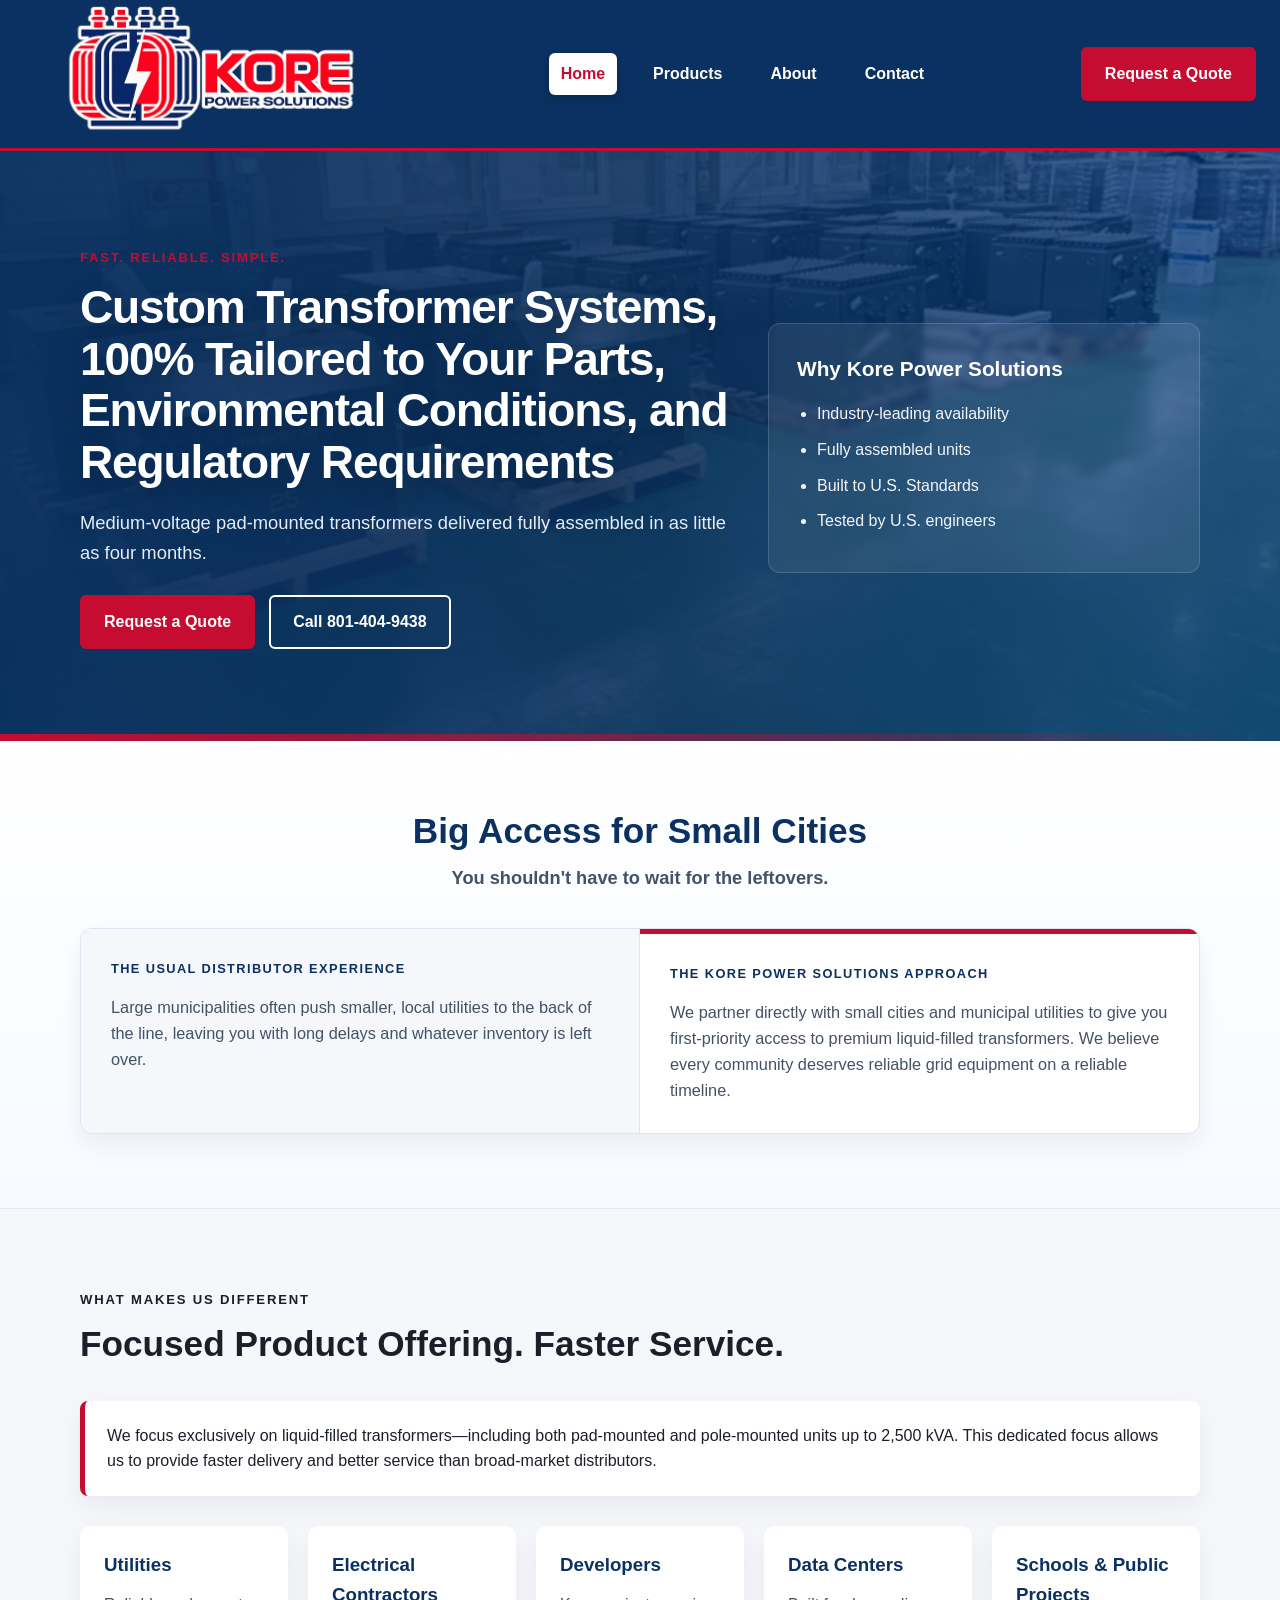
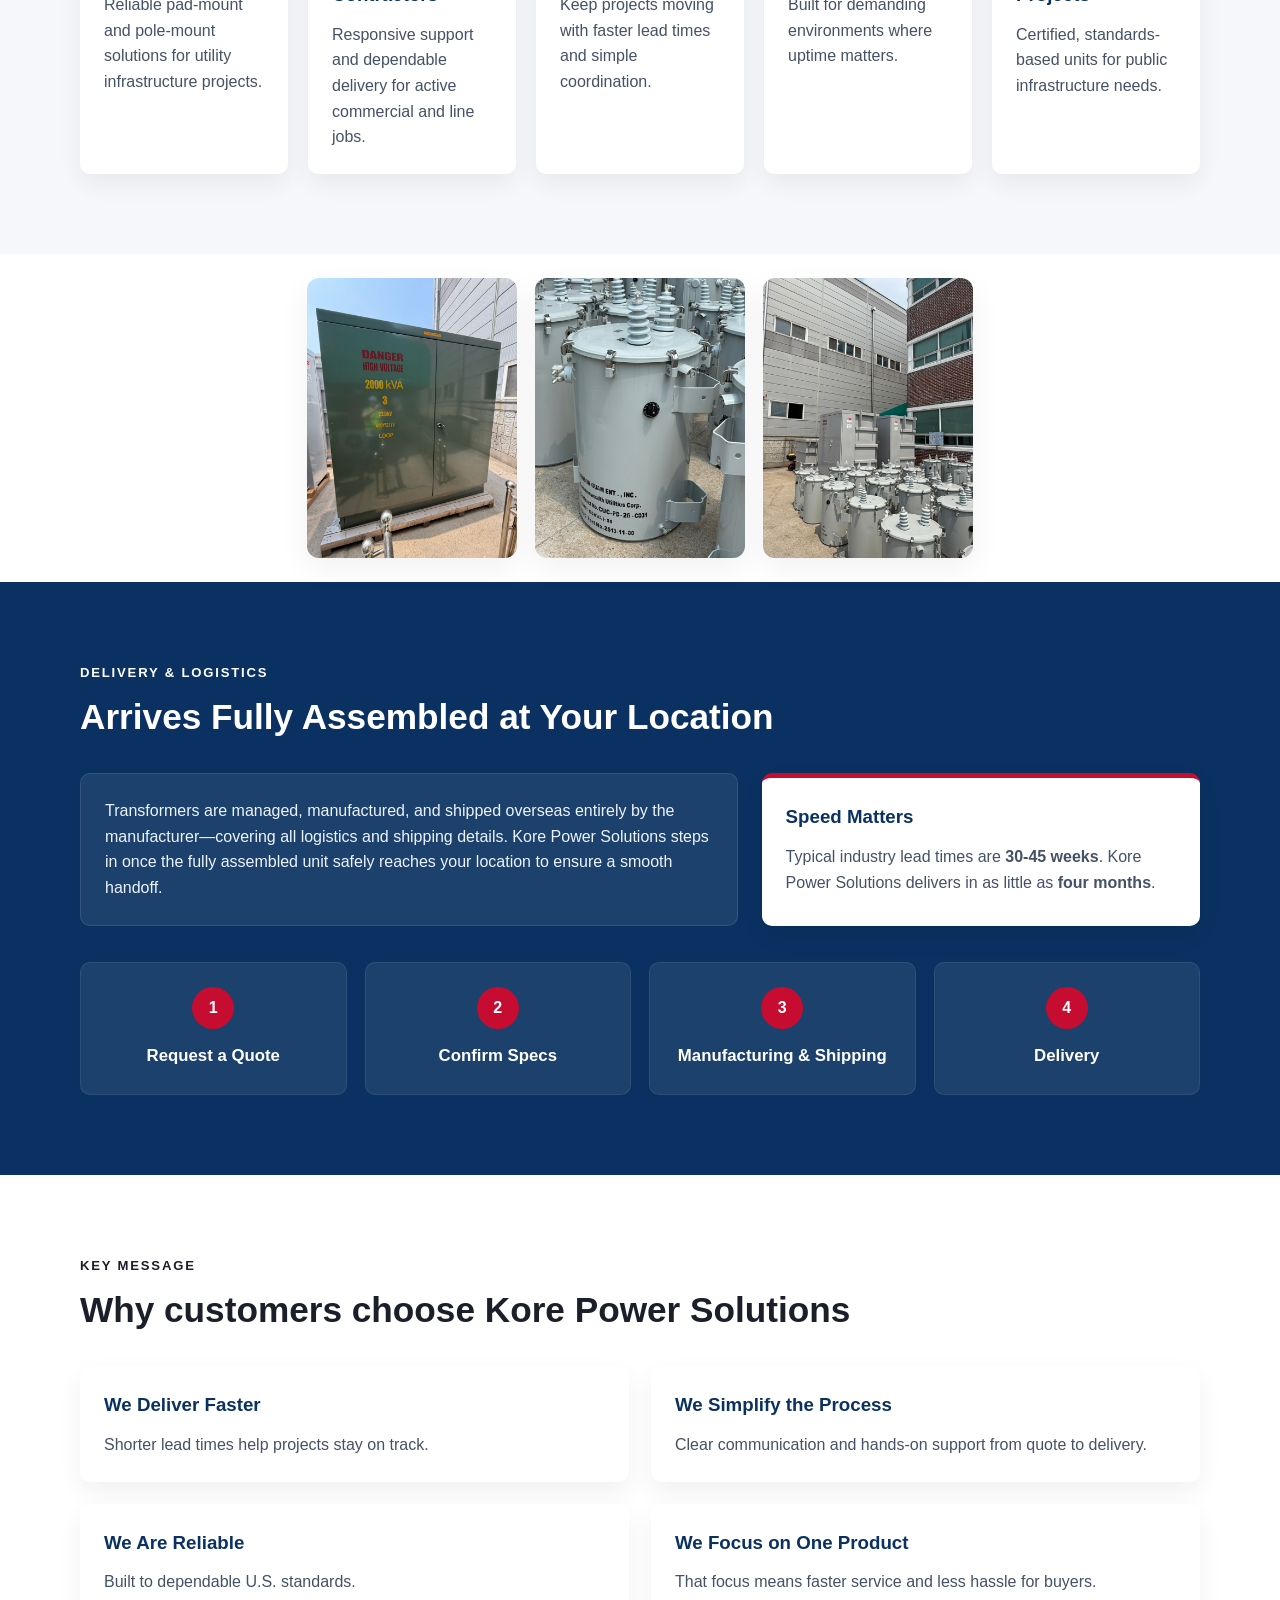
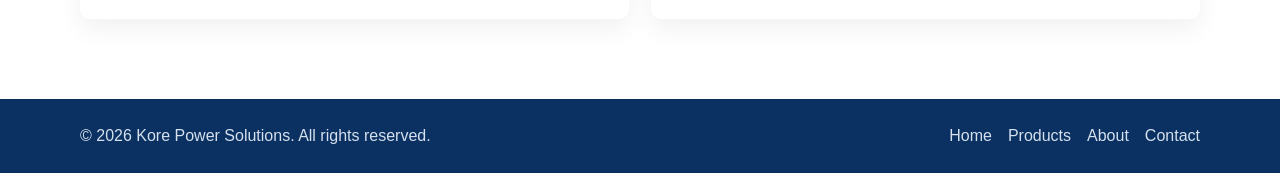
<file: index.html>
<!DOCTYPE html>
<html lang="en">
<head>
    <meta charset="UTF-8" />
    <meta name="viewport" content="width=device-width, initial-scale=1.0" />
    <title>Kore Power Solutions | Home</title>
    <link rel="icon" type="image/png" href="Images/favicon-larger.png" />
    <link rel="stylesheet" href="styles.css" />
</head>
<body>
    <header class="site-header">
        <div class=" nav">
            <a href="index.html" class="logo">
                <img src="Images/Logo-header.png" class="logo-image" alt="Kore Power Solutions" />
            </a>

            <nav class="nav-links">
                <a href="index.html" class="active">Home</a>
                <a href="products.html">Products</a>
                <a href="about.html">About</a>
                <a href="contact.html">Contact</a>
            </nav>

            <a href="contact.html" class="btn btn-primary">Request a Quote</a>
        </div>
    </header>

    <main>
        <section class="hero">
            <div class="container hero-grid">
                <div class="hero-text">
                    <p class="eyebrow">Fast. Reliable. Simple.</p>
                    <h1>
                        Custom Transformer Systems, 100% Tailored to Your Parts,
                        Environmental Conditions, and Regulatory Requirements
                    </h1>
                    <p class="hero-subheadline">
                        Medium-voltage pad-mounted transformers delivered fully assembled in as little as four months.
                    </p>

                    <div class="hero-actions">
                        <a href="contact.html" class="btn btn-primary">Request a Quote</a>
                        <a href="tel:8014049438" class="btn btn-secondary">Call 801-404-9438</a>
                    </div>
                </div>

                <div class="hero-card">
                    <h3>Why Kore Power Solutions</h3>
                    <ul>
                        <li>Industry-leading availability</li>
                        <li>Fully assembled units</li>
                        <li>Built to U.S. Standards</li>
                        <li>Tested by U.S. engineers</li>
                    </ul>
                </div>
            </div>
        </section>

        <section class="section section-white city-access-section">
            <div class="container">
                <div class="section-heading center-heading city-access-heading">
                    <h2>Big Access for Small Cities</h2>
                    <p>You shouldn't have to wait for the leftovers.</p>
                </div>

                <div class="city-access-contrast">
                    <div>
                        <span>The usual distributor experience</span>
                        <p>
                            Large municipalities often push smaller, local utilities to the back of the line,
                            leaving you with long delays and whatever inventory is left over.
                        </p>
                    </div>

                    <div>
                        <span>The Kore Power Solutions approach</span>
                        <p>
                            We partner directly with small cities and municipal utilities to give you
                            first-priority access to premium liquid-filled transformers. We believe every
                            community deserves reliable grid equipment on a reliable timeline.
                        </p>
                    </div>
                </div>
            </div>
        </section>

        <section class="section section-light">
            <div class="container">
                <div class="section-heading">
                    <p class="eyebrow">What makes us different</p>
                    <h2>Focused Product Offering. Faster Service.</h2>
                </div>

                <div class="info-box">
                    <p>
                        We focus exclusively on liquid-filled transformers—including both pad-mounted and pole-mounted units up to 2,500 kVA. This dedicated focus allows us to provide faster delivery and better service than broad-market distributors.
                    </p>
                </div>

                <div class="grid grid-5">
                    <div class="card">
                        <h3>Utilities</h3>
                        <p>Reliable pad-mount and pole-mount solutions for utility infrastructure projects.</p>
                    </div>
                    <div class="card">
                        <h3>Electrical Contractors</h3>
                        <p> Responsive support and dependable delivery for active commercial and line jobs.</p>
                    </div>
                    <div class="card">
                        <h3>Developers</h3>
                        <p>Keep projects moving with faster lead times and simple coordination.</p>
                    </div>
                    <div class="card">
                        <h3>Data Centers</h3>
                        <p>Built for demanding environments where uptime matters.</p>
                    </div>
                    <div class="card">
                        <h3>Schools & Public Projects</h3>
                        <p>Certified, standards-based units for public infrastructure needs.</p>
                    </div>
                </div>
            </div>
        </section>

        <div class="Home-images">
            <div>
                <img src="Images/2000kVA.jpeg" alt="2,000 kVA pad-mounted transformer" />
            </div>

            <div>
                <img src="Images/polemounted.jpeg" alt="Pole-mounted transformer" />
            </div>

            <div>
                <img src="Images/polemountedoutside.jpeg" alt="Pad-mounted and pole-mounted transformers outside the factory" />
            </div> 
        </div>

        <section class="section section-dark">
            <div class="container">
                <div class="section-heading">
                    <p class="eyebrow">Delivery & logistics</p>
                    <h2>Arrives Fully Assembled at Your Location</h2>
                </div>

                <div class="two-column">
                    <div class="card dark-card">
                        <p>
                          Transformers are managed, manufactured, and shipped overseas entirely by the manufacturer—covering all logistics and shipping details. Kore Power Solutions steps in once the fully assembled unit safely reaches your location to ensure a smooth handoff.  
                        </p>
                    </div>

                    <div class="card accent-card">
                        <h3>Speed Matters</h3>
                        <p>
                            Typical industry lead times are <strong>30-45 weeks</strong>.
                            Kore Power Solutions delivers in as little as <strong>four months</strong>.
                        </p>
                    </div>
                </div>

                <div class="process">
                    <div class="process-step">
                        <span>1</span>
                        <h3>Request a Quote</h3>
                    </div>
                    <div class="process-step">
                        <span>2</span>
                        <h3>Confirm Specs</h3>
                    </div>
                    <div class="process-step">
                        <span>3</span>
                        <h3>Manufacturing & Shipping</h3>
                    </div>
                    <div class="process-step">
                        <span>4</span>
                        <h3>Delivery</h3>
                    </div>
                </div>
            </div>
        </section>

        <section class="section section-white">
            <div class="container">
                <div class="section-heading">
                    <p class="eyebrow">Key message</p>
                    <h2>Why customers choose Kore Power Solutions</h2>
                </div>

                <div class="products-grid">
                    <div class="card">
                        <h3>We Deliver Faster</h3>
                        <p>Shorter lead times help projects stay on track.</p>
                    </div>

                    <div class="card">
                        <h3>We Simplify the Process</h3>
                        <p>Clear communication and hands-on support from quote to delivery.</p>
                    </div>

                    <div class="card">
                        <h3>We Are Reliable</h3>
                        <p>Built to dependable U.S. standards.</p>
                    </div>

                    <div class="card">
                        <h3>We Focus on One Product</h3>
                        <p>That focus means faster service and less hassle for buyers.</p>
                    </div>
                </div>
            </div>
        </section>
    </main>

    <footer class="site-footer">
        <div class="container footer-content">
            <p>&copy; 2026 Kore Power Solutions. All rights reserved.</p>
            <div class="footer-links">
                <a href="index.html">Home</a>
                <a href="products.html">Products</a>
                <a href="about.html">About</a>
                <a href="contact.html">Contact</a>
            </div>
        </div>
    </footer>
</body>
</html>
</file>
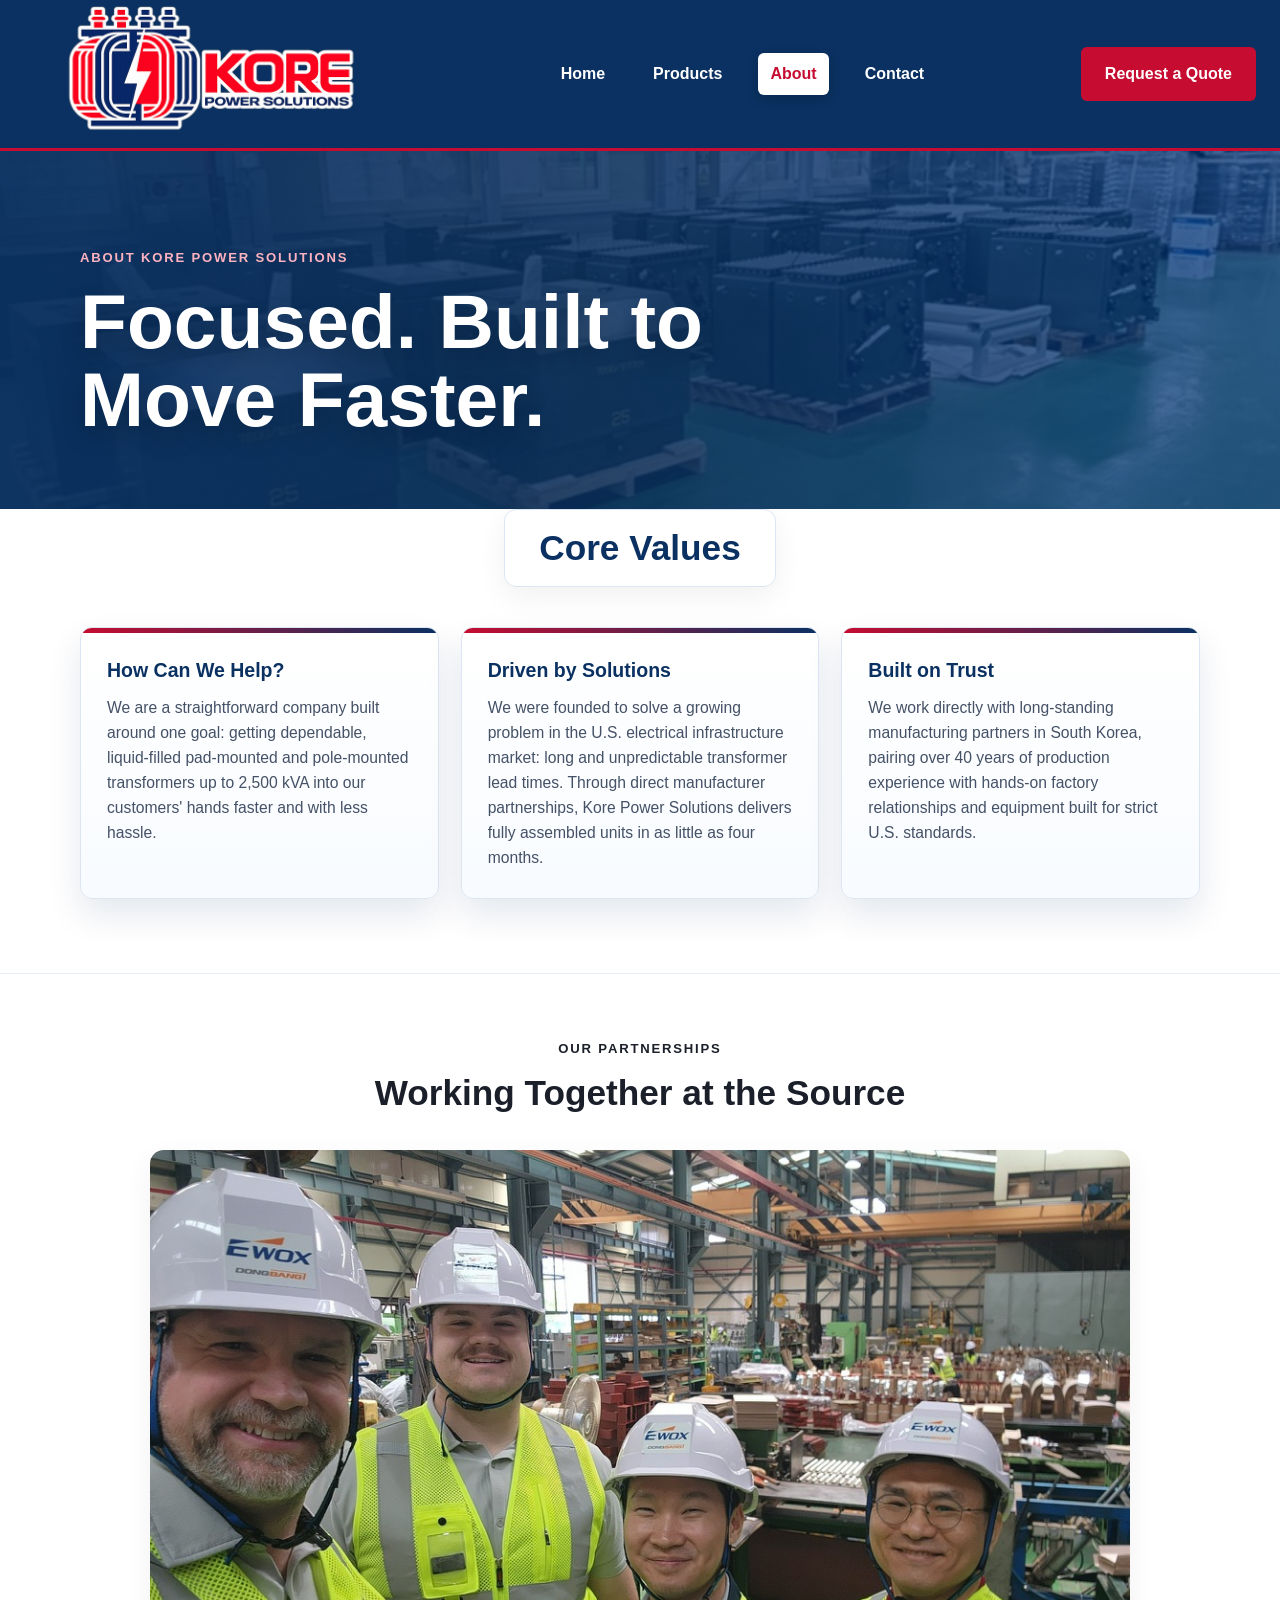
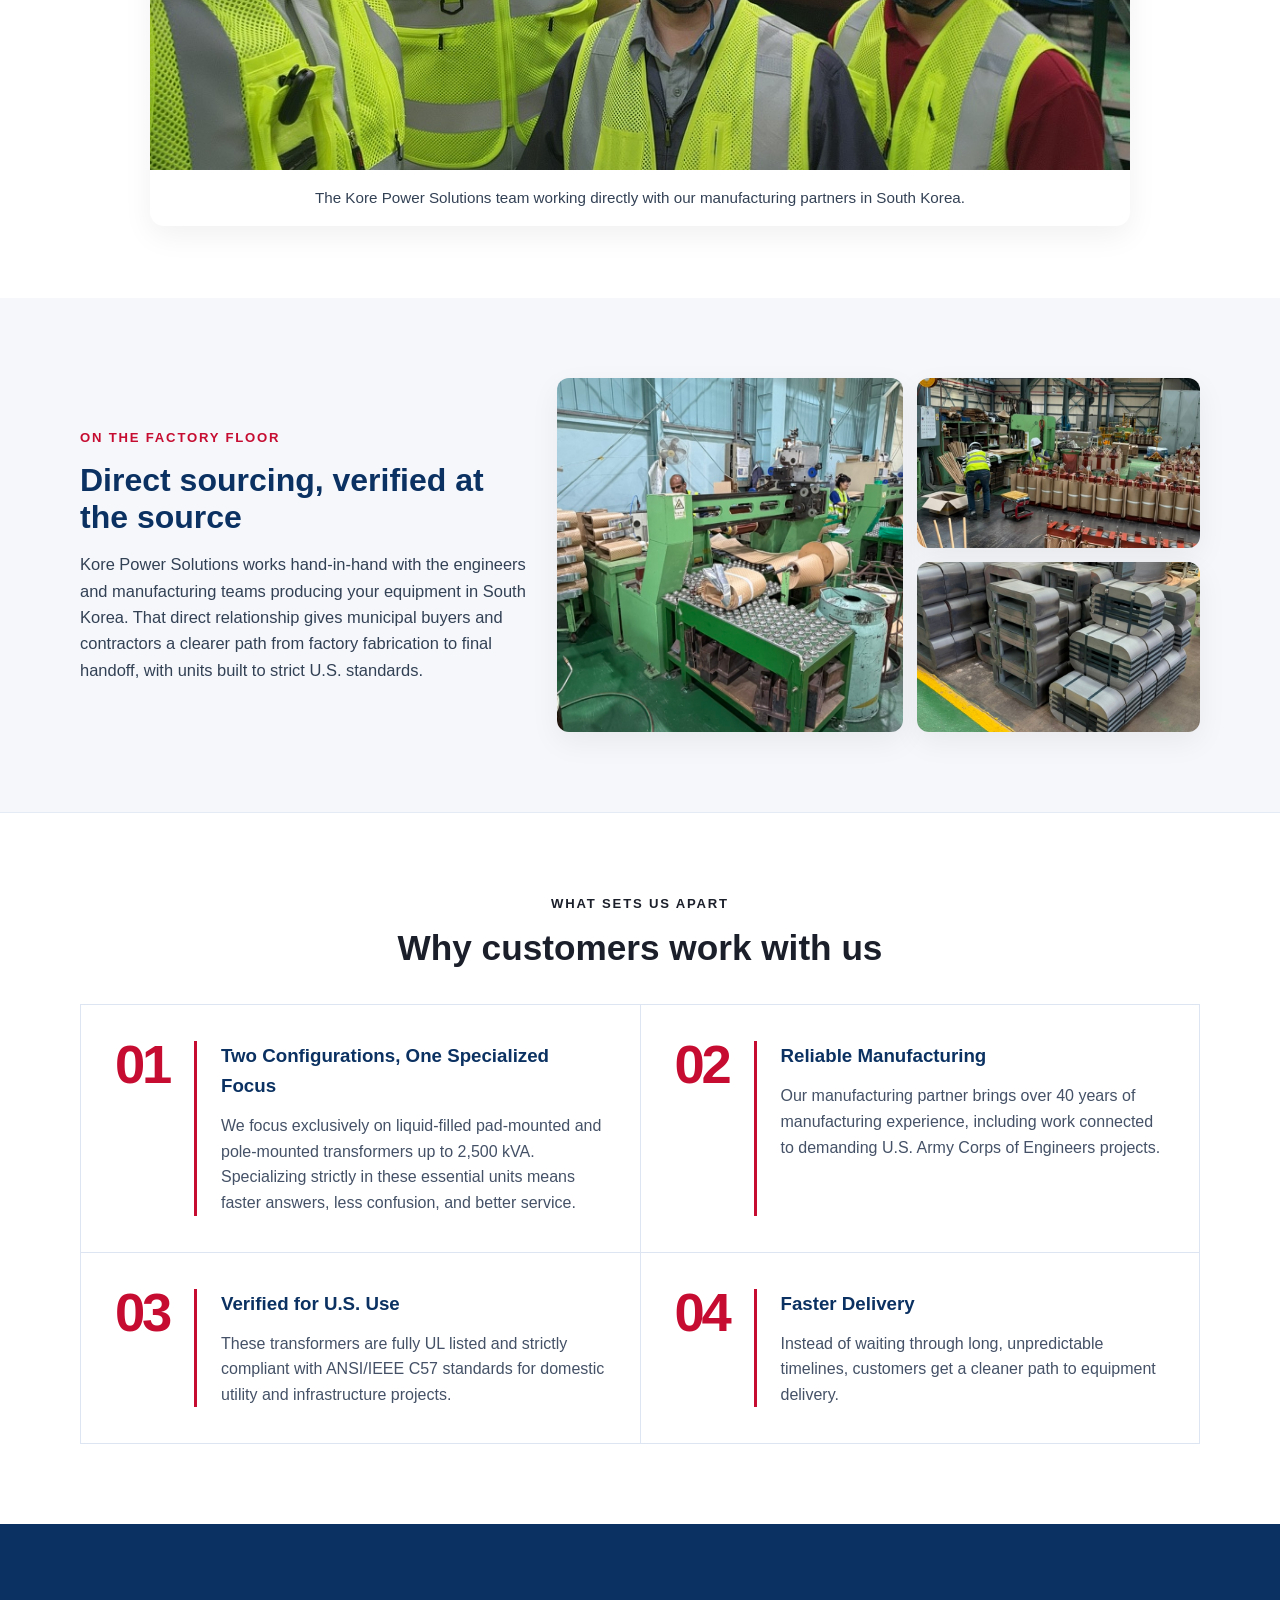
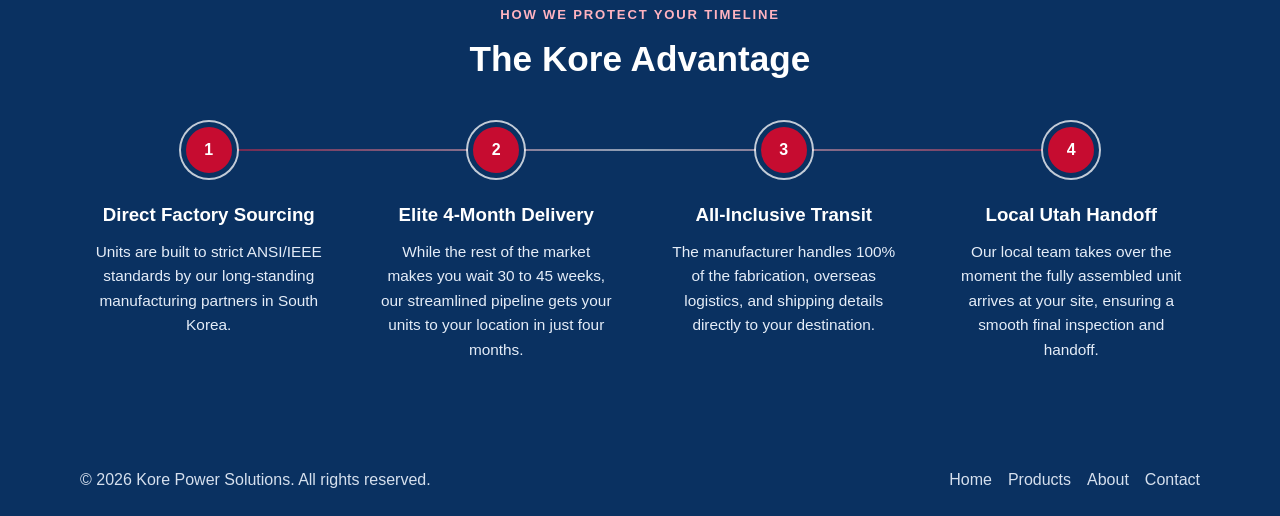
<file: about.html>
<!DOCTYPE html>
<html lang="en">
<head>
    <meta charset="UTF-8" />
    <meta name="viewport" content="width=device-width, initial-scale=1.0" />
    <title>Kore Power Solutions | About</title>
    <link rel="icon" type="image/png" href="Images/favicon-larger.png" />
    <link rel="stylesheet" href="styles.css" />
</head>
<body>
    <header class="site-header">
        <div class=" nav">
            <a href="index.html" class="logo">
                <img src="Images/Logo-header.png" class="logo-image" alt="Kore Power Solutions" />
            </a>

            <nav class="nav-links">
                <a href="index.html">Home</a>
                <a href="products.html">Products</a>
                <a href="about.html" class="active">About</a>
                <a href="contact.html">Contact</a>
            </nav>

            <a href="contact.html" class="btn btn-primary">Request a Quote</a>
        </div>
    </header>

    <main>
        <section class="page-hero about-hero">
            <div class="container">
                <p class="eyebrow">About Kore Power Solutions</p>
                <h1>Focused. Built to Move Faster.</h1>
            </div>
        </section>
        <section class="section section-white about-values-section">
            <div class="container">
                <div class="section-heading center-heading values-heading">
                    <h2>Core Values</h2>
                </div>

                <div class="values-grid">
                    <div class="value-card">
                        <h3>How Can We Help?</h3>
                        <p>We are a straightforward company built around one goal: getting dependable, liquid-filled pad-mounted and pole-mounted transformers up to 2,500 kVA into our customers' hands faster and with less hassle.</p>
                    </div>

                    <div class="value-card">
                        <h3>Driven by Solutions</h3>
                        <p>We were founded to solve a growing problem in the U.S. electrical infrastructure market: long and unpredictable transformer lead times. Through direct manufacturer partnerships, Kore Power Solutions delivers fully assembled units in as little as four months.</p>
                    </div>

                    <div class="value-card">
                        <h3>Built on Trust</h3>
                        <p>We work directly with long-standing manufacturing partners in South Korea, pairing over 40 years of production experience with hands-on factory relationships and equipment built for strict U.S. standards.</p>
                    </div>
                </div>
            </div>
        </section>

        <section class="section section-white team-section">
            <div class="container">
                <div class="section-heading center-heading">
                    <p class="eyebrow">Our partnerships</p>
                    <h2>Working Together at the Source</h2>
                </div>

                <figure class="team-photo">
                    <img src="Images/korepowerteam.jpeg" alt="Kore Power Solutions team with manufacturing partners on the factory floor" />
                    <figcaption>
                        The Kore Power Solutions team working directly with our manufacturing partners in South Korea.
                    </figcaption>
                </figure>
            </div>
        </section>

        <section class="section section-light factory-section">
            <div class="container factory-grid">
                <div class="factory-copy">
                    <p class="eyebrow">On the factory floor</p>
                    <h2>Direct sourcing, verified at the source</h2>
                    <p>
                        Kore Power Solutions works hand-in-hand with the engineers and manufacturing teams
                        producing your equipment in South Korea. That direct relationship gives municipal
                        buyers and contractors a clearer path from factory fabrication to final handoff,
                        with units built to strict U.S. standards.
                    </p>
                </div>

                <div class="factory-gallery">
                    <img src="Images/factory1.jpeg" alt="Transformer components being produced on the factory floor" />
                    <img src="Images/factory5.jpeg" alt="Transformer coils in the manufacturing facility" />
                    <img src="Images/factory7.jpeg" alt="Transformer assembly work inside the factory" />
                </div>
            </div>
        </section>

        <section class="section section-white">
            <div class="container">
                <div class="section-heading center-heading">
                    <p class="eyebrow">What sets us apart</p>
                    <h2>Why customers work with us</h2>
                </div>

                <div class="about-feature-grid">
                    <div class="about-feature-card">
                        <div class="feature-icon">01</div>
                        <h3>Two Configurations, One Specialized Focus</h3>
                        <p>
                            We focus exclusively on liquid-filled pad-mounted and pole-mounted transformers up to 2,500 kVA. Specializing strictly in these essential units means faster answers, less confusion, and better service.
                        </p>
                    </div>

                    <div class="about-feature-card">
                        <div class="feature-icon">02</div>
                        <h3>Reliable Manufacturing</h3>
                        <p>
                            Our manufacturing partner brings over 40 years of manufacturing experience, including work
                            connected to demanding U.S. Army Corps of Engineers projects.
                        </p>
                    </div>

                    <div class="about-feature-card">
                        <div class="feature-icon">03</div>
                        <h3>Verified for U.S. Use</h3>
                        <p>
                            These transformers are fully UL listed and strictly compliant with ANSI/IEEE C57
                            standards for domestic utility and infrastructure projects.
                        </p>
                    </div>

                    <div class="about-feature-card">
                        <div class="feature-icon">04</div>
                        <h3>Faster Delivery</h3>
                        <p>
                            Instead of waiting through long, unpredictable timelines, customers get a cleaner
                            path to equipment delivery.
                        </p>
                    </div>
                </div>
            </div>
        </section>

        <section class="section section-dark">
            <div class="container">
                <div class="section-heading center-heading advantage-heading">
                    <p class="eyebrow">How we protect your timeline</p>
                    <h2>The Kore Advantage</h2>
                </div>

                <div class="about-timeline">
                    <div class="timeline-card">
                        <span class="timeline-step">1</span>
                        <h3>Direct Factory Sourcing</h3>
                        <p>Units are built to strict ANSI/IEEE standards by our long-standing manufacturing partners in South Korea.</p>
                    </div>

                    <div class="timeline-card">
                        <span class="timeline-step">2</span>
                        <h3>Elite 4-Month Delivery</h3>
                        <p>While the rest of the market makes you wait 30 to 45 weeks, our streamlined pipeline gets your units to your location in just four months.</p>
                    </div>

                    <div class="timeline-card">
                        <span class="timeline-step">3</span>
                        <h3>All-Inclusive Transit</h3>
                        <p>The manufacturer handles 100% of the fabrication, overseas logistics, and shipping details directly to your destination.</p>
                    </div>

                    <div class="timeline-card">
                        <span class="timeline-step">4</span>
                        <h3>Local Utah Handoff</h3>
                        <p>Our local team takes over the moment the fully assembled unit arrives at your site, ensuring a smooth final inspection and handoff.</p>
                    </div>
                </div>
            </div>
        </section>

    </main>

    <footer class="site-footer">
        <div class="container footer-content">
            <p>&copy; 2026 Kore Power Solutions. All rights reserved.</p>
            <div class="footer-links">
                <a href="index.html">Home</a>
                <a href="products.html">Products</a>
                <a href="about.html">About</a>
                <a href="contact.html">Contact</a>
            </div>
        </div>
    </footer>
</body>
</html>
</file>
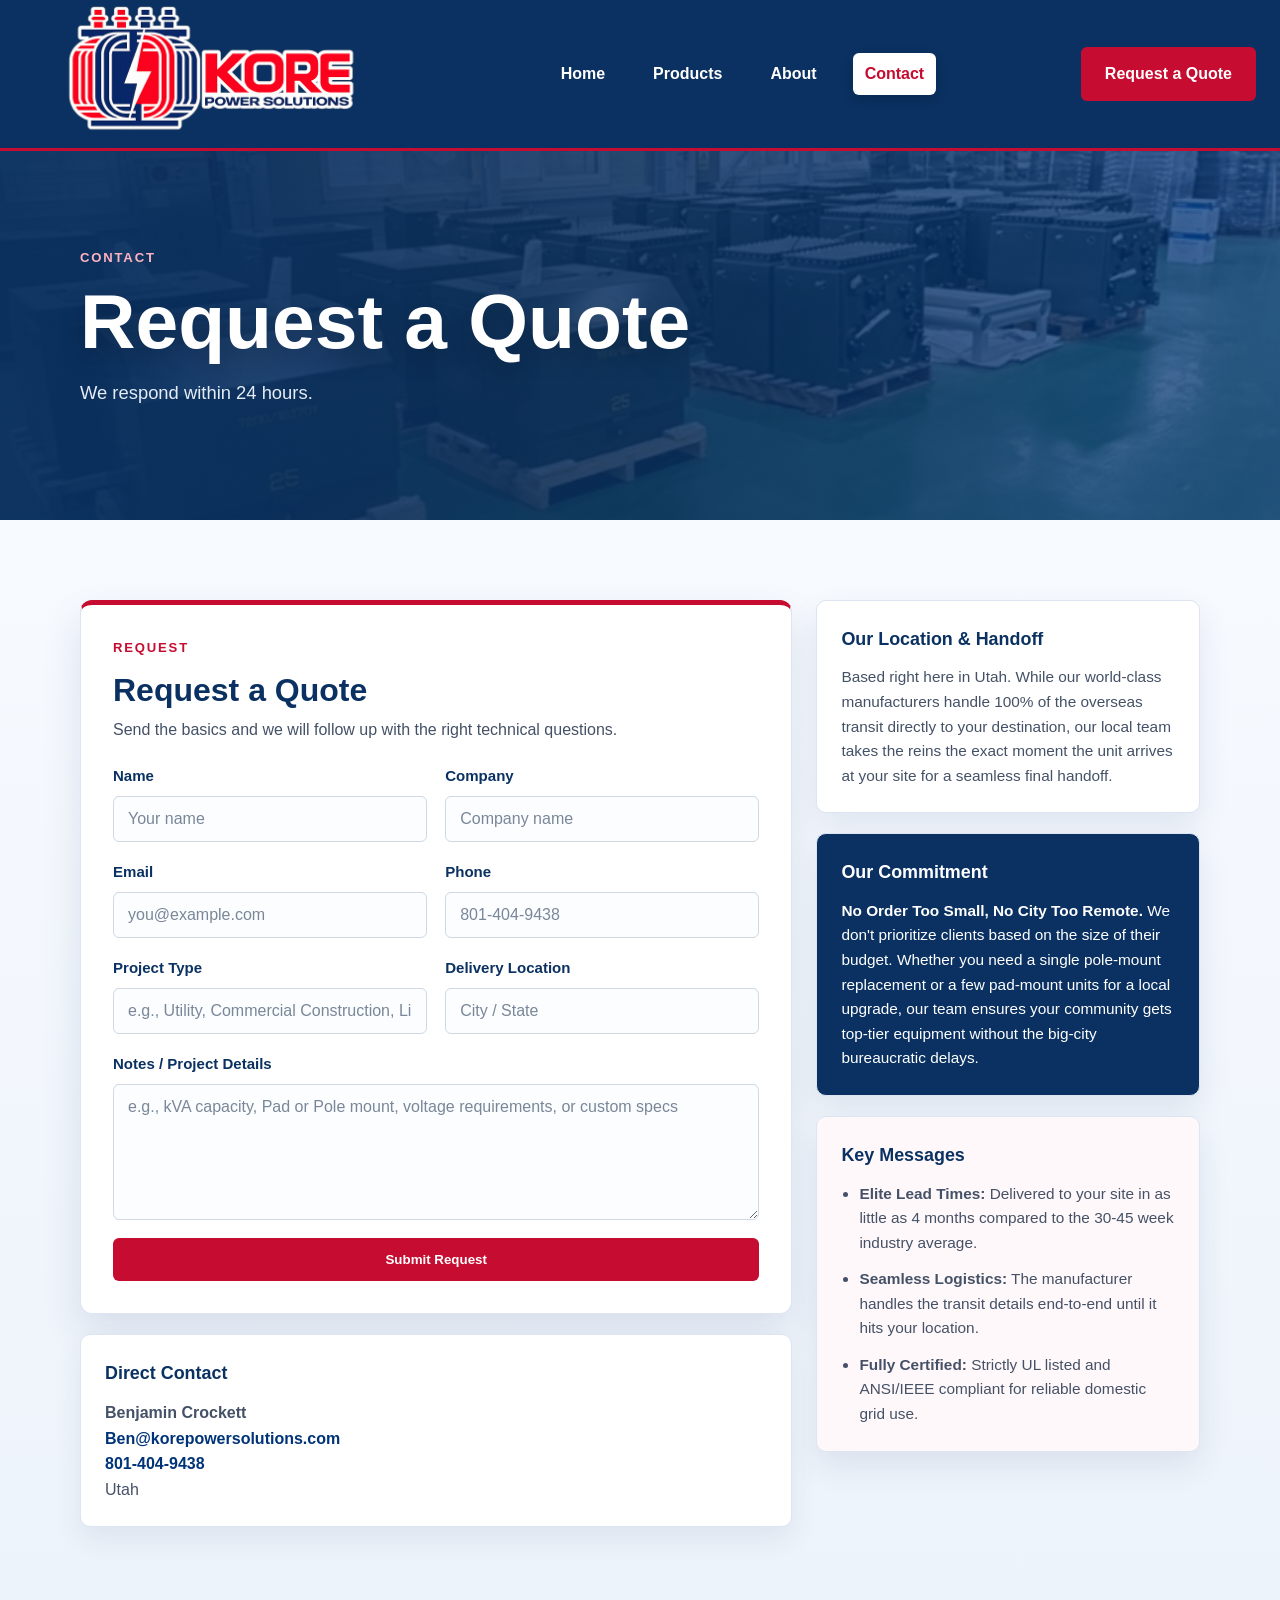
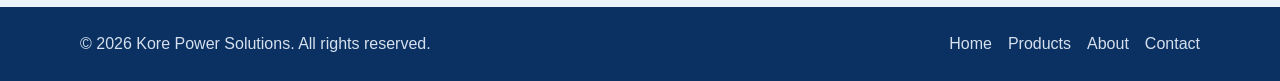
<file: contact.html>
<!DOCTYPE html>
<html lang="en">
<head>
    <meta charset="UTF-8" />
    <meta name="viewport" content="width=device-width, initial-scale=1.0" />
    <title>Kore Power Solutions | Contact</title>
    <link rel="icon" type="image/png" href="Images/favicon-larger.png" />
    <link rel="stylesheet" href="styles.css" />
</head>
<body>
    <header class="site-header">
        <div class="container nav">
            <a href="index.html" class="logo">
                <img src="Images/Logo-header.png" class="logo-image" alt="Kore Power Solutions" />
            </a>

            <nav class="nav-links">
                <a href="index.html">Home</a>
                <a href="products.html">Products</a>
                <a href="about.html">About</a>
                <a href="contact.html" class="active">Contact</a>
            </nav>

            <a href="contact.html" class="btn btn-primary">Request a Quote</a>
        </div>
    </header>

    <main>
        <section class="page-hero">
            <div class="container">
                <p class="eyebrow">Contact</p>
                <h1>Request a Quote</h1>
                <p class="page-subheadline">We respond within 24 hours.</p>
            </div>
        </section>

        <section class="section section-light contact-section">
            <div class="container">
                <div class="contact-grid">
                    <div class="contact-main">
                    <form class="quote-form quote-card" action="https://formspree.io/f/xlgaewnk" method="POST">
                    <div class="form-heading">
                        <p class="eyebrow">Request</p>
                        <h2>Request a Quote</h2>
                        <p>Send the basics and we will follow up with the right technical questions.</p>
                    </div>
    
                    <!-- Redirect after submit -->
                <input type="hidden" name="_next" value="thank-you.html">

            <div class="form-row">
            <div class="form-group">
                <label for="name">Name</label>
                <input type="text" id="name" name="name" placeholder="Your name" required />
            </div>

        <div class="form-group">
            <label for="company">Company</label>
            <input type="text" id="company" name="company" placeholder="Company name" />
        </div>
    </div>

    <div class="form-row">
        <div class="form-group">
            <label for="email">Email</label>
            <input type="email" id="email" name="email" placeholder="you@example.com" required />
        </div>

        <div class="form-group">
            <label for="phone">Phone</label>
            <input type="tel" id="phone" name="phone" placeholder="801-404-9438" />
        </div>
    </div>

    <div class="form-row">
        <div class="form-group">
            <label for="projectType">Project Type</label>
            <input type="text" id="projectType" name="projectType" placeholder="e.g., Utility, Commercial Construction, Line Job" />
        </div>

        <div class="form-group">
            <label for="deliveryLocation">Delivery Location</label>
            <input type="text" id="deliveryLocation" name="deliveryLocation" placeholder="City / State" />
        </div>
    </div>

    <div class="form-group">
        <label for="notes">Notes / Project Details</label>
        <textarea id="notes" name="notes" rows="6" placeholder="e.g., kVA capacity, Pad or Pole mount, voltage requirements, or custom specs"></textarea>
    </div>

    <button type="submit" class="btn btn-primary">Submit Request</button>
    </form>

                        <div class="card direct-contact-card">
                            <h3>Direct Contact</h3>
                            <p><strong>Benjamin Crockett</strong></p>
                            <p><a href="mailto:Ben@korepowersolutions.com">Ben@korepowersolutions.com</a></p>
                            <p><a href="tel:8014049438">801-404-9438</a></p>
                            <p>Utah</p>
                        </div>
                    </div>

                    <div class="contact-info contact-sidebar">

                        <div class="card">
                            <h3>Our Location &amp; Handoff</h3>
                            <p>
                                Based right here in Utah. While our world-class manufacturers handle 100% of
                                the overseas transit directly to your destination, our local team takes the reins
                                the exact moment the unit arrives at your site for a seamless final handoff.
                            </p>
                        </div>

                        <div class="card callout commitment-card">
                            <h3>Our Commitment</h3>
                            <p>
                                <strong>No Order Too Small, No City Too Remote.</strong> We don't prioritize
                                clients based on the size of their budget. Whether you need a single pole-mount
                                replacement or a few pad-mount units for a local upgrade, our team ensures your
                                community gets top-tier equipment without the big-city bureaucratic delays.
                            </p>
                        </div>

                        <div class="card callout message-card">
                            <h3>Key Messages</h3>
                            <ul class="list">
                                <li><strong>Elite Lead Times:</strong> Delivered to your site in as little as 4 months compared to the 30-45 week industry average.</li>
                                <li><strong>Seamless Logistics:</strong> The manufacturer handles the transit details end-to-end until it hits your location.</li>
                                <li><strong>Fully Certified:</strong> Strictly UL listed and ANSI/IEEE compliant for reliable domestic grid use.</li>
                            </ul>
                        </div>
                    </div>
                </div>
            </div>
        </section>
    </main>

    <footer class="site-footer">
        <div class="container footer-content">
            <p>&copy; 2026 Kore Power Solutions. All rights reserved.</p>
            <div class="footer-links">
                <a href="index.html">Home</a>
                <a href="products.html">Products</a>
                <a href="about.html">About</a>
                <a href="contact.html">Contact</a>
            </div>
        </div>
    </footer>
</body>
</html>
</file>
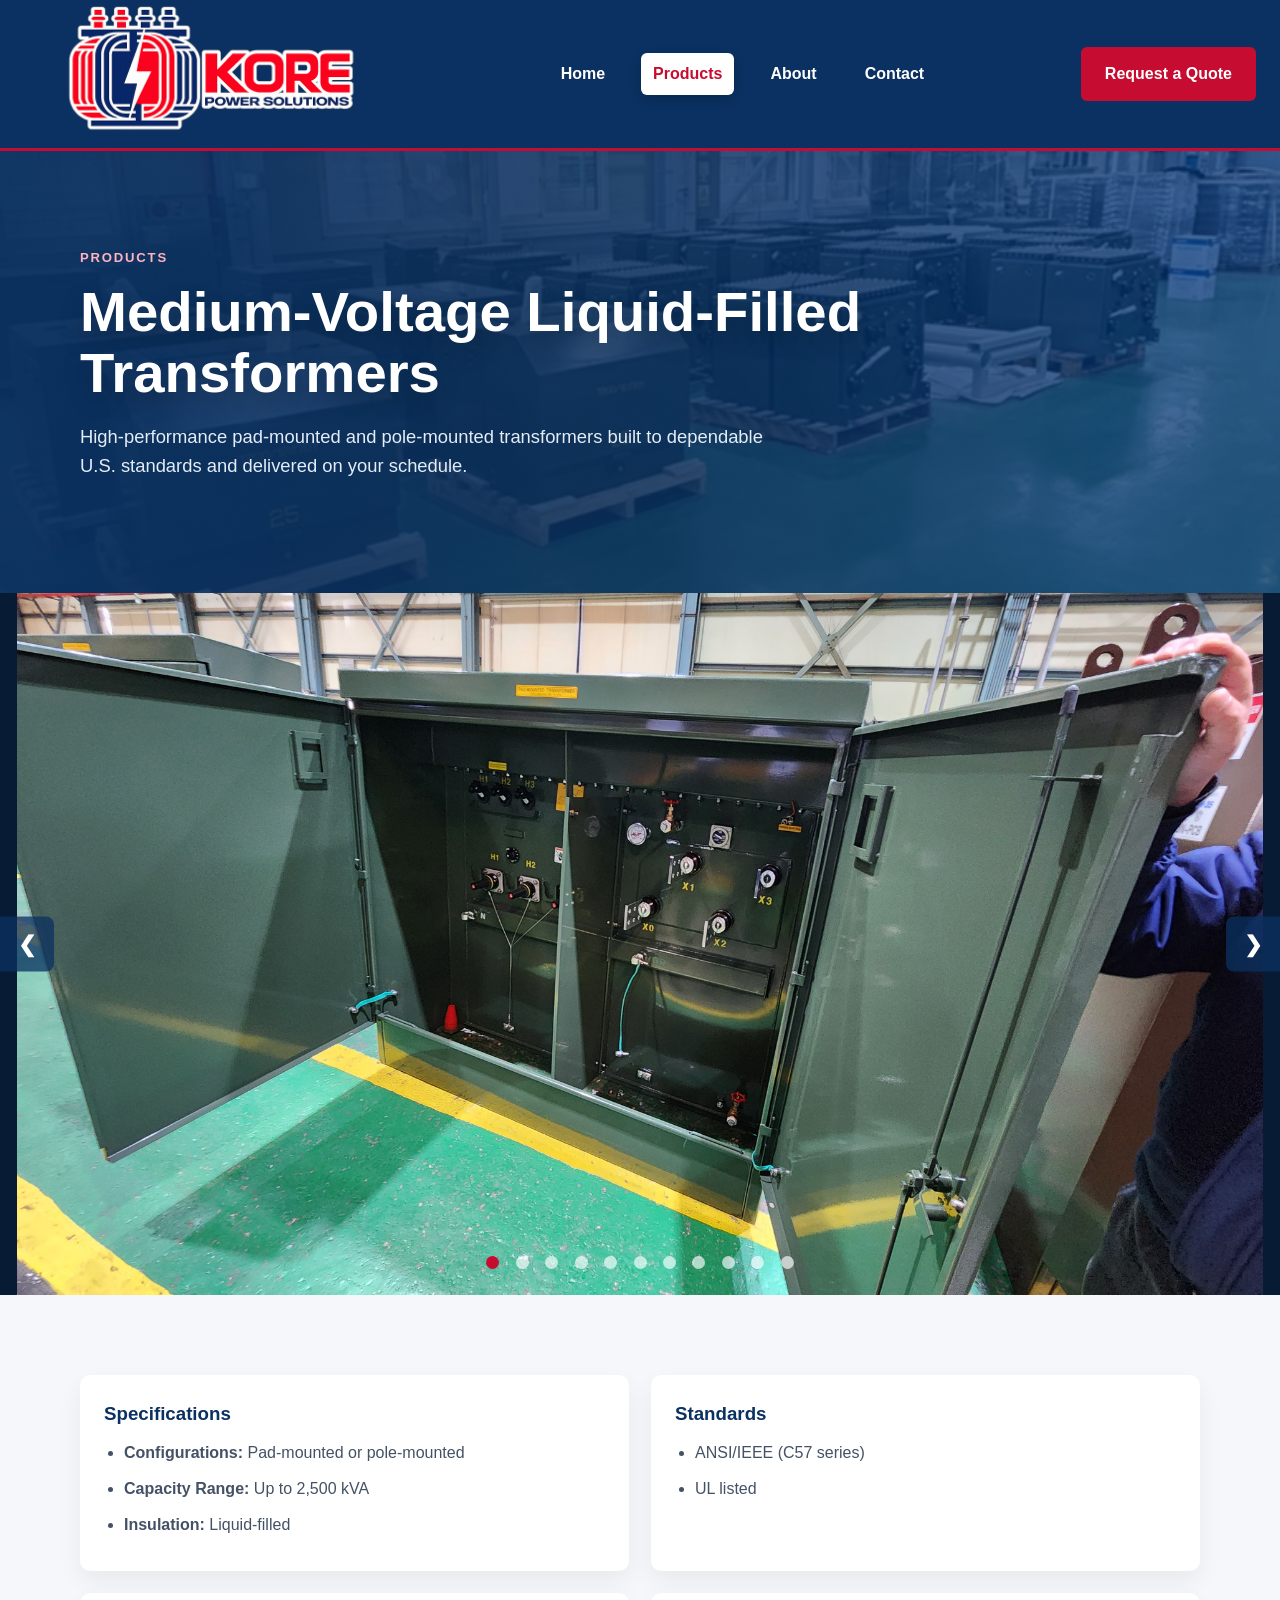
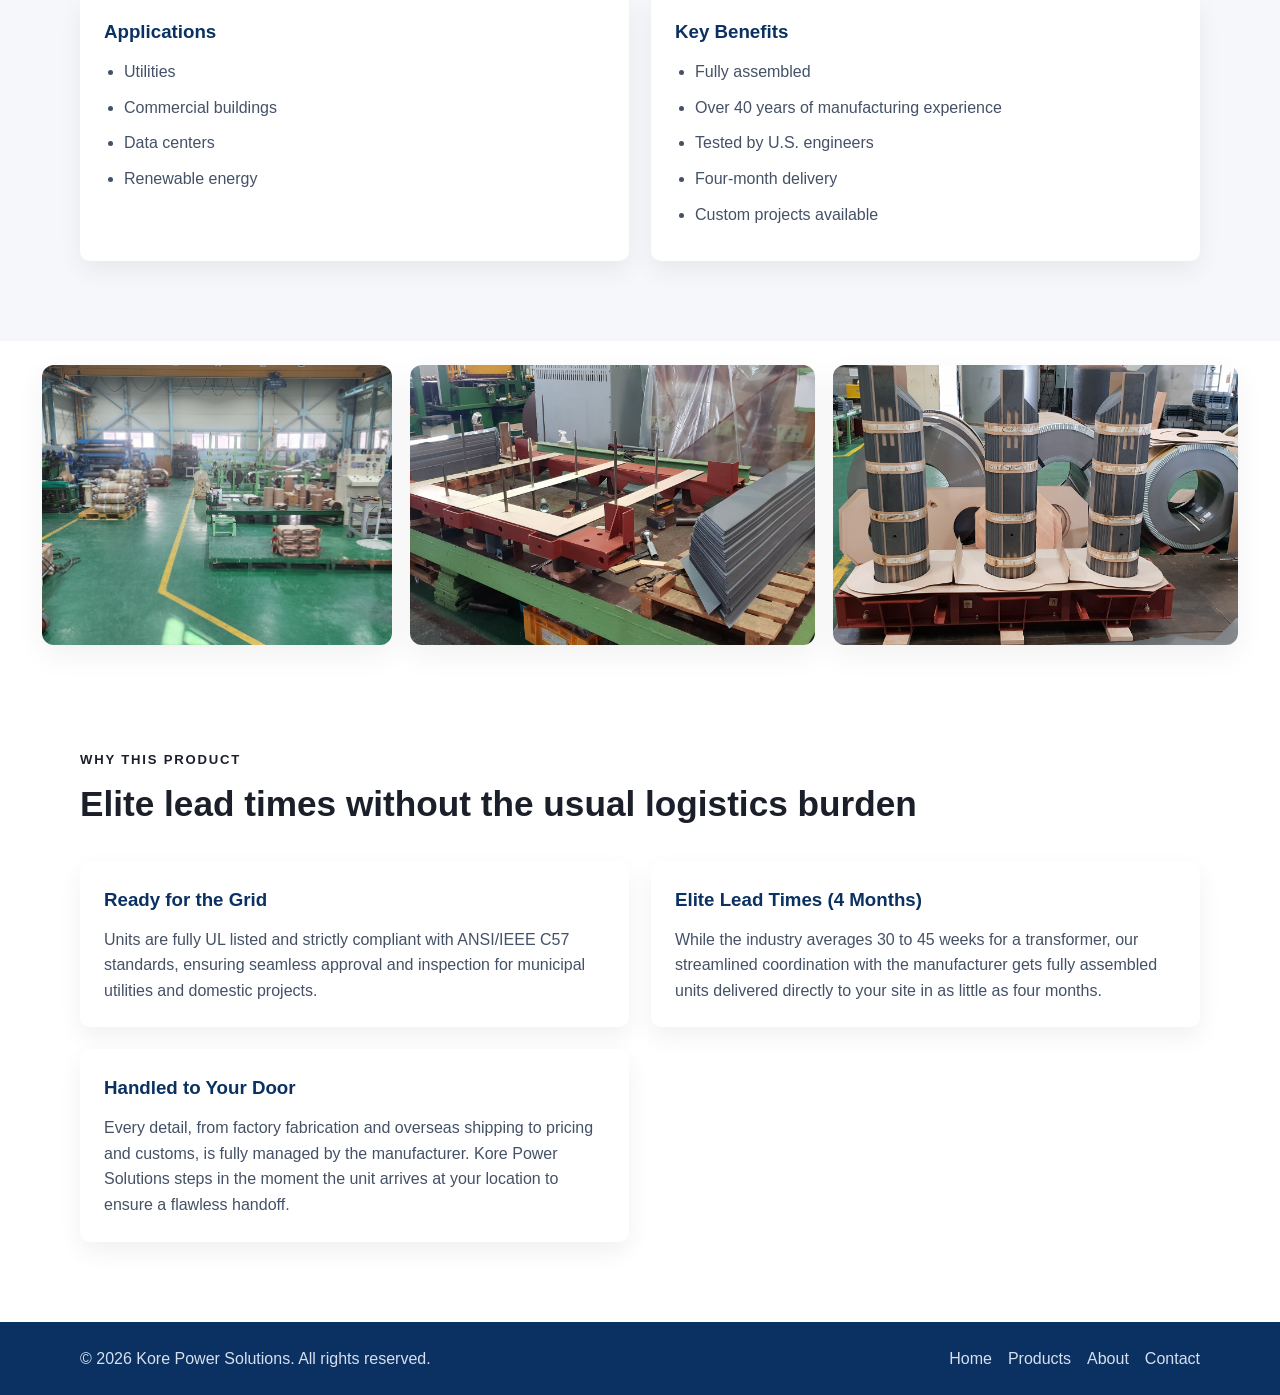
<file: products.html>
<!DOCTYPE html>
<html lang="en">
<head>
    <meta charset="UTF-8" />
    <meta name="viewport" content="width=device-width, initial-scale=1.0" />
    <title>Kore Power Solutions | Products</title>
    <link rel="icon" type="image/png" href="Images/favicon-larger.png" />
    <link rel="stylesheet" href="styles.css" />
</head>
<body>
    <header class="site-header">
        <div class="container nav">
            <a href="index.html" class="logo">
                <img src="Images/Logo-header.png" class="logo-image" alt="Kore Power Solutions" />
            </a>

            <nav class="nav-links">
                <a href="index.html">Home</a>
                <a href="products.html" class="active">Products</a>
                <a href="about.html">About</a>
                <a href="contact.html">Contact</a>
            </nav>

            <a href="contact.html" class="btn btn-primary">Request a Quote</a>
        </div>
    </header>

    <main>
        <section class="page-hero product-hero">
            <div class="container">
                <p class="eyebrow">Products</p>
                <h1>Medium-Voltage Liquid-Filled Transformers</h1>
                <p class="page-subheadline">
                    High-performance pad-mounted and pole-mounted transformers built to dependable U.S. standards and delivered on your schedule.
                </p>
            </div>
        </section>

        <section class="product-slideshow-section">
                <div class="slideshow">

                    <div class="slides fade">
                        <img src="Images/Transformer.jpg" alt="Pad-mounted transformer installed on site" />
                    </div>

                    <div class="slides fade">
                        <img src="Images/Outside stock photo.jpg" alt="Pad-mounted transformer front view" />
                    </div>

                    <div class="slides fade">
                        <img src="Images/Outside Stock photo 2.jpg" alt="Pad-mounted transformer side view" />
                    </div>

                    <div class="slides fade">
                        <img src="Images/outsideTransformer.jpg" alt="Transformer installed outdoors" />
                    </div>

                    <div class="slides fade">
                        <img src="Images/2000kVA.jpeg" alt="2,000 kVA pad-mounted transformer" />
                    </div>

                    <div class="slides fade active-slide">
                        <img src="Images/polemountedoutside.jpeg" alt="Pad-mounted and pole-mounted transformers outside the factory" />
                    </div>

                    <div class="slides fade">
                        <img src="Images/polemounted.jpeg" alt="Pole-mounted transformers ready for delivery" />
                    </div>

                    <div class="slides fade">
                        <img src="Images/insidetransformer.jpeg" alt="Interior components of a liquid-filled transformer" />
                    </div>

                    <div class="slides fade">
                        <img src="Images/transformersinfactory.jpeg" alt="Transformers ready inside the factory" />
                    </div>

                    <div class="slides fade">
                        <img src="Images/factory4.jpeg" alt="Transformer manufacturing on the factory floor" />
                    </div>

                    <div class="slides fade">
                        <img src="Images/factory10.jpeg" alt="Transformer materials prepared for manufacturing" />
                    </div>

                    
                    <button class="slide-btn prev" onclick="changeSlide(-1)">&#10094;</button>
                    <button class="slide-btn next" onclick="changeSlide(1)">&#10095;</button>

                    <div class="slide-dots">
                        <span class="dot active-dot" onclick="currentSlide(1)"></span>
                        <span class="dot" onclick="currentSlide(2)"></span>
                        <span class="dot" onclick="currentSlide(3)"></span>
                        <span class="dot" onclick="currentSlide(4)"></span>
                        <span class="dot" onclick="currentSlide(5)"></span>
                        <span class="dot" onclick="currentSlide(6)"></span>
                        <span class="dot" onclick="currentSlide(7)"></span>
                        <span class="dot" onclick="currentSlide(8)"></span>
                        <span class="dot" onclick="currentSlide(9)"></span>
                        <span class="dot" onclick="currentSlide(10)"></span>
                        <span class="dot" onclick="currentSlide(11)"></span>

                    </div>
                </div>
        </section>

        <section class="section section-light">
            <div class="container">
                <div class="products-grid">
                    <div class="card">
                        <h3>Specifications</h3>
                        <ul class="list">
                            <li><strong>Configurations:</strong> Pad-mounted or pole-mounted</li>
                            <li><strong>Capacity Range:</strong> Up to 2,500 kVA</li>
                            <li><strong>Insulation:</strong> Liquid-filled</li>
                        </ul>
                    </div>

                    <div class="card">
                        <h3>Standards</h3>
                        <ul class="list">
                            <li>ANSI/IEEE (C57 series)</li>
                            <li>UL listed</li>
                        </ul>
                    </div>

                    <div class="card">
                        <h3>Applications</h3>
                        <ul class="list">
                            <li>Utilities</li>
                            <li>Commercial buildings</li>
                            <li>Data centers</li>
                            <li>Renewable energy</li>
                        </ul>
                    </div>

                    <div class="card">
                        <h3>Key Benefits</h3>
                        <ul class="list">
                            <li>Fully assembled</li>
                            <li>Over 40 years of manufacturing experience</li>
                            <li>Tested by U.S. engineers</li>
                            <li>Four-month delivery</li>
                            <li>Custom projects available</li>
                        </ul>
                    </div>
                </div>
            </div>
        </section>

        <div class="Home-images">
            <div>
                <img src="Images/inside factory.jpg" alt="Inside factory" />
            </div>

            <div>
                <img src="Images/manufacturing.jpg" alt="Manufacturing" />
            </div>

            <div>
                <img src="Images/manufacturing2.jpg" alt="Manufacturing 2" />
            </div> 
        </div>

        <section class="section section-white">
            <div class="container">
                <div class="section-heading">
                    <p class="eyebrow">Why this product</p>
                    <h2>Elite lead times without the usual logistics burden</h2>
                </div>

                <div class="products-grid">
                    <div class="card">
                        <h3>Ready for the Grid</h3>
                        <p>
                            Units are fully UL listed and strictly compliant with ANSI/IEEE C57 standards,
                            ensuring seamless approval and inspection for municipal utilities and domestic projects.
                        </p>
                    </div>

                    <div class="card">
                        <h3>Elite Lead Times (4 Months)</h3>
                        <p>
                            While the industry averages 30 to 45 weeks for a transformer, our streamlined
                            coordination with the manufacturer gets fully assembled units delivered directly
                            to your site in as little as four months.
                        </p>
                    </div>

                    <div class="card">
                        <h3>Handled to Your Door</h3>
                        <p>
                            Every detail, from factory fabrication and overseas shipping to pricing and customs,
                            is fully managed by the manufacturer. Kore Power Solutions steps in the moment the
                            unit arrives at your location to ensure a flawless handoff.
                        </p>
                    </div>
                </div>
            </div>
        </section>
    </main>

    <footer class="site-footer">
        <div class="container footer-content">
            <p>&copy; 2026 Kore Power Solutions. All rights reserved.</p>
            <div class="footer-links">
                <a href="index.html">Home</a>
                <a href="products.html">Products</a>
                <a href="about.html">About</a>
                <a href="contact.html">Contact</a>
            </div>
        </div>
    </footer>

    <script>
        let slideIndex = 1;
        showSlides(slideIndex);

        function changeSlide(n) {
            showSlides(slideIndex += n);
        }

        function currentSlide(n) {
            showSlides(slideIndex = n);
        }

        function showSlides(n) {
            const slides = document.getElementsByClassName("slides");
            const dots = document.getElementsByClassName("dot");

            if (n > slides.length) {
                slideIndex = 1;
            }

            if (n < 1) {
                slideIndex = slides.length;
            }

            for (let i = 0; i < slides.length; i++) {
                slides[i].style.display = "none";
                slides[i].classList.remove("active-slide");
            }

            for (let i = 0; i < dots.length; i++) {
                dots[i].classList.remove("active-dot");
            }

            slides[slideIndex - 1].style.display = "block";
            slides[slideIndex - 1].classList.add("active-slide");
            dots[slideIndex - 1].classList.add("active-dot");
        }

        setInterval(function () {
            changeSlide(1);
        }, 5000);
    </script>
</body>
</html>
</file>
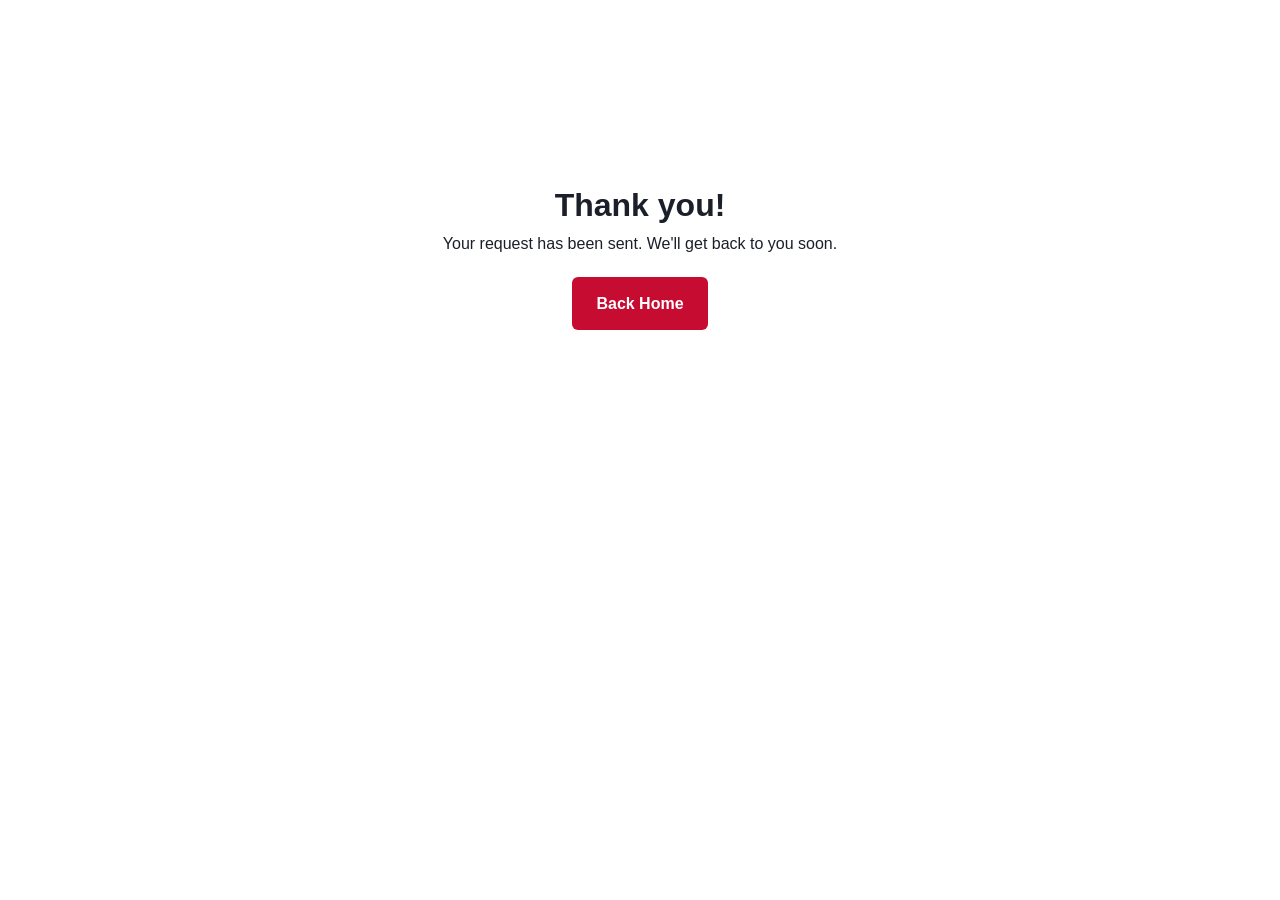
<file: thank-you.html>
<!DOCTYPE html>
<html lang="en">
<head>
    <meta charset="UTF-8">
    <title>Thank You</title>
    <link rel="icon" type="image/png" href="Images/favicon-larger.png">
    <link rel="stylesheet" href="styles.css">
</head>
<body>
    <main class="section section-white">
        <div class="container narrow" style="text-align:center; padding:100px 0;">
            <h1>Thank you!</h1>
            <p>Your request has been sent. We'll get back to you soon.</p>
            <a href="index.html" class="btn btn-primary" style="margin-top:20px;">Back Home</a>
        </div>
    </main>
</body>
</html>
</file>
<file: styles.css>
@import url('https://fonts.googleapis.com/css2?family=Merriweather:wght@400;700&family=Poppins:wght@300;400;500;600;700&family=Roboto+Slab:wght@400;700&display=swap');

:root {
    --primary-blue: #0A3161;
    --secondary-blue: #003478;
    --primary-red: #C60C30;
    --accent-red: #B31942;

    --dark-bg: #0a1a2f;
    --light-bg: #f5f7fb;
    --white: #ffffff;

    --text-dark: #1b1f2a;
    --text-body: #445166;
    --text-muted: #334155;

    --border-light: #cfd8e3;
    --shadow-light: 0 10px 25px rgba(0, 0, 0, 0.06);
    --shadow-medium: 0 10px 30px rgba(0, 0, 0, 0.06);

    --font-body: 'Poppins', 'Open Sans', Arial, sans-serif;
    --font-heading: 'Merriweather', 'Roboto Slab', Georgia, serif;
}

* {
    margin: 0;
    padding: 0;
    box-sizing: border-box;
}

html {
    scroll-behavior: smooth;
}

body {
    font-family: Arial, Helvetica, sans-serif;
    color: var(--text-dark);
    background-color: var(--white);
    line-height: 1.6;
}

img {
    max-width: 100%;
    display: block;
}

a {
    text-decoration: none;
    color: inherit;
}

.container {
    width: min(1120px, 92%);
    margin: 0 auto;
}

.narrow {
    width: min(850px, 92%);
    margin: 0 auto;
}

.site-header {
    background: var(--primary-blue);
    color: var(--white);
    position: sticky;
    top: 0;
    z-index: 1000;
    border-bottom: 3px solid var(--primary-red);
}

.nav {
    display: flex;
    align-items: center;
    justify-content: space-between;
    gap: 20px;
    padding: 4px 0;
    flex-wrap: wrap;
    width: min(1280px, calc(100% - 48px));
    margin: 0 24px;
}

.logo {
    display: inline-flex;
    align-items: center;
    line-height: 0;
    flex: 0 0 auto;
}

.logo-image {
    width: min(380px, 54vw);
    height: 140px;
    max-width: none;
    object-fit: cover;
    object-position: center 46%;
}



.nav-links {
    display: flex;
    gap: 24px;
    flex-wrap: wrap;
}

.nav-links a {
    color: var(--white);
    font-weight: 600;
    padding: 8px 12px;
    border-radius: 6px;
    transition: 0.2s ease;
}

.nav-links a:hover {
    color: #dbe8ff;
}

.nav-links a.active {
    color: var(--primary-red);
    background: var(--white);
    font-weight: 700;
    box-shadow: 0 4px 12px rgba(0, 0, 0, 0.16);
}

.nav-links a.active:hover {
    color: var(--primary-red);
}

.btn {
    display: inline-block;
    padding: 12px 22px;
    border-radius: 6px;
    font-weight: 700;
    transition: 0.2s ease;
    border: 2px solid transparent;
    cursor: pointer;
}

.btn-primary {
    background: var(--primary-red);
    color: var(--white);
}

.btn-primary:hover {
    background: var(--accent-red);
    box-shadow: 0 6px 18px rgba(198, 12, 48, 0.35);
}

.btn-secondary {
    background: transparent;
    color: var(--primary-blue);
    border-color: var(--primary-blue);
}

.btn-secondary:hover {
    background: var(--primary-blue);
    color: var(--white);
}

.hero {
    background:
        linear-gradient(90deg, rgba(10, 49, 97, 0.96) 0%, rgba(10, 49, 97, 0.88) 48%, rgba(0, 52, 120, 0.74) 100%),
        url("Images/transformersinfactory.jpeg") center 58% / cover;
    color: var(--white);
    padding: 96px 0 92px;
    position: relative;
    overflow: hidden;
}

.hero::after {
    content: "";
    position: absolute;
    left: 0;
    bottom: 0;
    width: 100%;
    height: 7px;
    background: linear-gradient(90deg, var(--primary-red), rgba(255, 255, 255, 0));
    pointer-events: none;
}

.hero-grid {
    display: grid;
    grid-template-columns: 1.5fr 1fr;
    gap: 40px;
    align-items: center;
    position: relative;
    z-index: 1;
}

.eyebrow {
    text-transform: uppercase;
    letter-spacing: 1.8px;
    font-size: 0.82rem;
    font-weight: 700;
    color: var(--primary-red);
    margin-bottom: 14px;
}

.hero h1 {
    font-size: clamp(2.15rem, 3.6vw, 3.25rem);
    line-height: 1.12;
    letter-spacing: -0.025em;
    margin-bottom: 20px;
    max-width: 820px;
    color: var(--white);
    text-shadow: 0 10px 24px rgba(0, 0, 0, 0.22);
}

.hero-subheadline {
    font-size: 1.15rem;
    color: #e4ecf7;
    max-width: 650px;
    margin-bottom: 28px;
}

.hero-actions {
    display: flex;
    gap: 14px;
    flex-wrap: wrap;
}

.hero-actions .btn-secondary {
    color: var(--white);
    border-color: var(--white);
}

.hero-actions .btn-secondary:hover {
    background: var(--white);
    color: var(--primary-blue);
}

.hero-card {
    background: rgba(255, 255, 255, 0.08);
    border: 1px solid rgba(255, 255, 255, 0.15);
    padding: 28px;
    border-radius: 12px;
    backdrop-filter: blur(3px);
}

.hero-card h3 {
    margin-bottom: 16px;
    font-size: 1.3rem;
}

.hero-card ul {
    padding-left: 20px;
}

.hero-card li {
    margin-bottom: 10px;
    color: #f2f6fb;
}

.section-white .hero-card {
    margin-top: 34px;
    background: var(--primary-blue);
    color: var(--white);
    border-color: rgba(10, 49, 97, 0.14);
    box-shadow: var(--shadow-medium);
}

.section-white .hero-card h3 {
    color: var(--white);
}

.section-white .hero-card li {
    color: #f2f6fb;
}

.section {
    padding: 80px 0;
}

.section-light {
    background: var(--light-bg);
}

.section-white {
    background: var(--white);
}

.section-dark {
    background: var(--primary-blue);
    color: var(--white);
}

.city-access-section {
    background: linear-gradient(180deg, #ffffff 0%, #f7faff 100%);
    border-bottom: 1px solid #e3ebf5;
    padding-top: 70px;
    padding-bottom: 74px;
}

.city-access-heading {
    max-width: 820px;
    margin-left: auto;
    margin-right: auto;
}

.city-access-heading h2 {
    color: var(--primary-blue);
    font-size: clamp(2rem, 4vw, 3rem);
    line-height: 1.1;
}

.city-access-heading p:last-child {
    color: var(--text-body);
    font-size: 1.14rem;
    font-weight: 700;
    margin-top: 10px;
}

.city-access-contrast {
    display: grid;
    grid-template-columns: repeat(2, 1fr);
    gap: 0;
    margin-top: 34px;
    border: 1px solid #dce5f1;
    border-radius: 12px;
    overflow: hidden;
    background: var(--white);
    box-shadow: var(--shadow-light);
}

.city-access-contrast > div {
    padding: 30px;
}

.city-access-contrast > div:first-child {
    background: #f5f7fb;
    border-right: 1px solid #dce5f1;
}

.city-access-contrast > div:last-child {
    border-top: 5px solid var(--primary-red);
}

.city-access-contrast span {
    display: block;
    margin-bottom: 14px;
    color: var(--primary-blue);
    font-size: 0.8rem;
    font-weight: 700;
    letter-spacing: 1.4px;
    text-transform: uppercase;
}

.city-access-contrast p {
    color: var(--text-body);
    font-size: 1.02rem;
}

.section-heading {
    margin-bottom: 36px;
}

.section-heading h2 {
    font-size: 2.2rem;
    line-height: 1.15;
    margin-bottom: 12px;
}

.section-heading p {
    max-width: 760px;
    color: inherit;
}

.info-box {
    background: var(--white);
    border-left: 5px solid var(--primary-red);
    padding: 22px;
    border-radius: 8px;
    box-shadow: var(--shadow-medium);
    margin-bottom: 30px;
}

.grid {
    display: grid;
    gap: 20px;
}

.grid-5 {
    grid-template-columns: repeat(5, 1fr);
}

.card {
    background: var(--white);
    border-radius: 10px;
    padding: 24px;
    box-shadow: var(--shadow-light);
}

.card h3 {
    margin-bottom: 12px;
    color: var(--primary-blue);
}

.card p,
.card li {
    color: var(--text-body);
}

.dark-card {
    background: rgba(255, 255, 255, 0.08);
    color: var(--white);
    box-shadow: none;
    border: 1px solid rgba(255, 255, 255, 0.1);
}

.dark-card h3 {
    color: var(--white);
}

.dark-card p {
    color: #edf3fb;
}

.accent-card {
    border-top: 5px solid var(--primary-red);
}

.two-column {
    display: grid;
    grid-template-columns: 1.2fr 0.8fr;
    gap: 24px;
    margin-bottom: 36px;
}

.process {
    display: grid;
    grid-template-columns: repeat(4, 1fr);
    gap: 18px;
}

.process-step {
    background: rgba(255, 255, 255, 0.08);
    padding: 24px;
    border-radius: 10px;
    text-align: center;
    border: 1px solid rgba(255, 255, 255, 0.08);
}

.process-step span {
    display: inline-flex;
    align-items: center;
    justify-content: center;
    width: 42px;
    height: 42px;
    border-radius: 50%;
    background: var(--primary-red);
    color: var(--white);
    font-weight: 700;
    margin-bottom: 14px;
}

.process-step h3 {
    font-size: 1.05rem;
    color: var(--white);
}

.products-grid {
    display: grid;
    grid-template-columns: repeat(2, 1fr);
    gap: 22px;
}

.list {
    padding-left: 20px;
}

.list li {
    margin-bottom: 10px;
}

.about-content p {
    margin-bottom: 20px;
    font-size: 1.05rem;
    color: var(--text-muted);
}

.contact-grid {
    display: grid;
    grid-template-columns: 1.3fr 0.7fr;
    gap: 24px;
    align-items: start;
}

.contact-main {
    display: flex;
    flex-direction: column;
    gap: 20px;
}

.contact-section {
    background:
        linear-gradient(180deg, #f7faff 0%, #edf3fa 100%);
}

.quote-card {
    background: var(--white);
    border: 1px solid #dce5f1;
    border-top: 5px solid var(--primary-red);
    border-radius: 12px;
    padding: 32px;
    box-shadow: 0 18px 40px rgba(10, 49, 97, 0.11);
}

.quote-form {
    display: flex;
    flex-direction: column;
    gap: 18px;
}

.form-heading {
    margin-bottom: 4px;
}

.form-heading h2 {
    color: var(--primary-blue);
    font-size: 2rem;
    line-height: 1.15;
    margin-bottom: 8px;
}

.form-heading p:last-child {
    color: var(--text-body);
}

.form-row {
    display: grid;
    grid-template-columns: repeat(2, 1fr);
    gap: 18px;
}

.form-group {
    display: flex;
    flex-direction: column;
}

.form-group label {
    font-weight: 700;
    margin-bottom: 8px;
    color: var(--primary-blue);
    font-size: 0.94rem;
}

.form-group input,
.form-group textarea {
    width: 100%;
    padding: 13px 14px;
    border: 1px solid var(--border-light);
    border-radius: 6px;
    font-size: 1rem;
    font-family: inherit;
    background: #fbfdff;
    transition: border-color 0.2s ease, box-shadow 0.2s ease, background 0.2s ease;
}

.form-group input:focus,
.form-group textarea:focus {
    outline: none;
    border-color: var(--secondary-blue);
    box-shadow: 0 0 0 3px rgba(0, 52, 120, 0.12);
    background: var(--white);
}

.form-group input::placeholder,
.form-group textarea::placeholder {
    color: #7a8798;
}

.contact-info {
    display: flex;
    flex-direction: column;
    gap: 20px;
}

.contact-sidebar .card {
    border: 1px solid #dce5f1;
    box-shadow: 0 14px 32px rgba(10, 49, 97, 0.09);
}

.contact-sidebar .card h3 {
    font-size: 1.12rem;
}

.contact-sidebar .card p,
.contact-sidebar .card li {
    font-size: 0.96rem;
}

.direct-contact-card {
    border: 1px solid #dce5f1;
    box-shadow: 0 12px 28px rgba(10, 49, 97, 0.08);
}

.direct-contact-card h3 {
    font-size: 1.12rem;
}

.direct-contact-card a {
    color: var(--secondary-blue);
    font-weight: 600;
}

.contact-info a {
    color: var(--secondary-blue);
    font-weight: 600;
}

.callout {
    border-left: 5px solid var(--primary-red);
}

.commitment-card {
    background: var(--primary-blue);
    color: var(--white);
    border-left-color: var(--primary-red);
}

.commitment-card h3,
.commitment-card p {
    color: var(--white);
}

.message-card {
    background: #fff8fa;
}

.message-card .list {
    padding-left: 18px;
}

.message-card li {
    margin-bottom: 12px;
}

.message-card li:last-child {
    margin-bottom: 0;
}

.site-footer {
    background: var(--primary-blue);
    color: #d6e0ee;
    padding: 24px 0;
}

.footer-content {
    display: flex;
    justify-content: space-between;
    align-items: center;
    gap: 20px;
    flex-wrap: wrap;
}

.footer-links {
    display: flex;
    gap: 16px;
    flex-wrap: wrap;
}

.footer-links a:hover {
    color: var(--white);
}

@media (max-width: 1024px) {
    .hero-grid,
    .two-column,
    .contact-grid,
    .products-grid {
        grid-template-columns: 1fr;
    }

    .grid-5 {
        grid-template-columns: repeat(2, 1fr);
    }

    .process {
        grid-template-columns: repeat(2, 1fr);
    }

}

@media (max-width: 700px) {
    .hero h1 {
        font-size: 2rem;
    }

    .nav {
        flex-direction: column;
        align-items: flex-start;
        gap: 14px;
        padding: 10px 0;
    }

    .logo-image {
        width: min(305px, 88vw);
        height: 112px;
    }

    .nav-links {
        gap: 14px;
    }

    .form-row,
    .city-access-contrast,
    .grid-5,
    .process {
        grid-template-columns: 1fr;
    }

    .city-access-contrast > div {
        padding: 22px;
    }

    .city-access-contrast > div:first-child {
        border-right: none;
        border-bottom: 1px solid #dce5f1;
    }

    .section-heading h2 {
        font-size: 1.8rem;
    }

    .hero {
        padding: 70px 0 60px;
    }
}

.slideshow {
    position: relative;
    width: 100%;
    overflow: hidden;
    background: #071b35;
}

.product-slideshow-section {
    width: 100%;
    margin: 0;
    padding: 0;
    overflow: hidden;
}

.slides {
    display: none;
    width: 100%;
}

.slides img {
    width: 100%;
    height: clamp(620px, 78vh, 920px);
    object-fit: contain;
    object-position: center;
    display: block;
}

.fade {
    animation: fadeEffect 0.6s ease-in-out;
}

@keyframes fadeEffect {
    from {
        opacity: 0.4;
    }
    to {
        opacity: 1;
    }
}

.slide-btn {
    position: absolute;
    top: 50%;
    transform: translateY(-50%);
    background: rgba(10, 49, 97, 0.75);
    color: #ffffff;
    border: none;
    padding: 14px 18px;
    font-size: 1.4rem;
    font-weight: 700;
    cursor: pointer;
    transition: 0.2s ease;
    z-index: 2;
}

.slide-btn:hover {
    background: rgba(198, 12, 48, 0.85);
}

.prev {
    left: 0;
    border-radius: 0 8px 8px 0;
}

.next {
    right: 0;
    border-radius: 8px 0 0 8px;
}

.slide-dots {
    position: absolute;
    bottom: 18px;
    width: 100%;
    text-align: center;
    z-index: 2;
}

.dot {
    display: inline-block;
    width: 13px;
    height: 13px;
    margin: 0 6px;
    border-radius: 50%;
    background: rgba(255, 255, 255, 0.65);
    cursor: pointer;
    transition: 0.2s ease;
}

.dot:hover,
.active-dot {
    background: var(--primary-red);
}

@media (max-width: 700px) {
    .slides img {
        height: clamp(460px, 72vh, 680px);
    }

    .slide-btn {
        padding: 10px 14px;
        font-size: 1.1rem;
    }
}

.center-heading {
    text-align: center;
}

.center-heading p,
.center-heading h2 {
    margin-left: auto;
    margin-right: auto;
}

.page-hero {
    background:
        linear-gradient(90deg, rgba(10, 49, 97, 0.96) 0%, rgba(10, 49, 97, 0.86) 46%, rgba(0, 52, 120, 0.72) 100%),
        url("Images/transformersinfactory.jpeg") center center / cover;
    color: var(--white);
    min-height: 360px;
    padding: 96px 0 112px;
    display: flex;
    align-items: center;
}

.page-hero .container {
    position: relative;
    z-index: 1;
}

.page-hero h1 {
    max-width: 760px;
    font-size: clamp(2.65rem, 6vw, 5rem);
    line-height: 1.02;
    color: var(--white);
    text-shadow: 0 10px 24px rgba(0, 0, 0, 0.22);
}

.page-hero .eyebrow {
    color: #ffb3c0;
}

.page-subheadline {
    color: #e4ecf7;
    font-size: 1.15rem;
    max-width: 720px;
    margin-top: 18px;
}

.product-hero h1 {
    max-width: 920px;
    font-size: clamp(2.25rem, 4.4vw, 4rem);
    line-height: 1.08;
}

.about-hero {
    position: relative;
    overflow: hidden;
}

.about-hero::after {
    content: "";
    position: absolute;
    left: 0;
    bottom: 0;
    width: 100%;
    height: 7px;
    background: linear-gradient(90deg, var(--primary-red), rgba(255, 255, 255, 0));
    pointer-events: none;
}

.about-intro-grid {
    display: grid;
    grid-template-columns: 1.2fr 0.8fr;
    gap: 24px;
    align-items: stretch;
}

.factory-section {
    border-bottom: 1px solid #e4ebf4;
}

.team-section {
    padding-top: 64px;
    padding-bottom: 72px;
}

.team-photo {
    max-width: 980px;
    margin: 0 auto;
    overflow: hidden;
    background: var(--white);
    border-radius: 14px;
    box-shadow: var(--shadow-medium);
}

.team-photo img {
    display: block;
    width: 100%;
    max-height: 620px;
    object-fit: cover;
    object-position: center;
}

.team-photo figcaption {
    padding: 16px 22px;
    color: var(--text-muted);
    font-size: 0.95rem;
    text-align: center;
}

.factory-grid {
    display: grid;
    grid-template-columns: 0.82fr 1.18fr;
    gap: 30px;
    align-items: center;
}

.factory-copy h2 {
    color: var(--primary-blue);
    font-size: 2rem;
    line-height: 1.15;
    margin-bottom: 16px;
}

.factory-copy p:last-child {
    color: var(--text-muted);
    font-size: 1.03rem;
}

.factory-gallery {
    display: grid;
    grid-template-columns: 1.1fr 0.9fr;
    grid-template-rows: repeat(2, 170px);
    gap: 14px;
}

.factory-gallery img {
    width: 100%;
    height: 100%;
    object-fit: cover;
    border-radius: 12px;
    box-shadow: var(--shadow-medium);
}

.factory-gallery img:first-child {
    grid-row: 1 / 3;
}

.about-intro-card {
    background: linear-gradient(180deg, #ffffff 0%, #f8fbff 100%);
    border-radius: 14px;
    padding: 32px;
    box-shadow: var(--shadow-medium);
}

.about-intro-card h2 {
    font-size: 2rem;
    line-height: 1.15;
    margin-bottom: 16px;
    color: var(--primary-blue);
}

.about-intro-card p {
    color: var(--text-muted);
    margin-bottom: 16px;
    font-size: 1.02rem;
}

.about-highlight-box {
    background: linear-gradient(135deg, var(--primary-blue), var(--secondary-blue));
    color: var(--white);
    border-radius: 14px;
    padding: 28px;
    display: flex;
    flex-direction: column;
    justify-content: center;
    gap: 18px;
    box-shadow: var(--shadow-medium);
}

.highlight-item {
    padding: 16px 0;
    border-bottom: 1px solid rgba(255, 255, 255, 0.14);
}

.highlight-item:last-child {
    border-bottom: none;
}

.highlight-number {
    display: block;
    font-size: 2rem;
    font-weight: 700;
    color: var(--white);
    line-height: 1;
    margin-bottom: 6px;
}

.highlight-label {
    display: block;
    color: #dfe9f8;
    font-size: 0.98rem;
}

.about-feature-grid {
    display: grid;
    grid-template-columns: repeat(2, 1fr);
    gap: 0;
    border-top: 1px solid #dce5f1;
    border-left: 1px solid #dce5f1;
}

.about-feature-card {
    display: grid;
    grid-template-columns: 82px 1fr;
    grid-template-rows: auto 1fr;
    column-gap: 24px;
    background: transparent;
    padding: 36px 34px;
    border-right: 1px solid #dce5f1;
    border-bottom: 1px solid #dce5f1;
    transition: background 0.2s ease;
}

.about-feature-card:hover {
    background: #f7faff;
}

.feature-icon {
    grid-row: 1 / 3;
    color: var(--primary-red);
    font-size: 3.4rem;
    line-height: 0.9;
    font-weight: 800;
    letter-spacing: -0.06em;
    border-right: 3px solid var(--primary-red);
}

.about-feature-card h3 {
    grid-column: 2;
    margin-bottom: 12px;
    color: var(--primary-blue);
}

.about-feature-card p {
    grid-column: 2;
    color: var(--text-body);
}

.about-story-grid {
    display: grid;
    grid-template-columns: 1.15fr 0.85fr;
    gap: 26px;
    align-items: start;
}

.about-story-text h2 {
    font-size: 2rem;
    margin-bottom: 18px;
    color: var(--primary-blue);
}

.about-story-text p {
    color: var(--text-muted);
    margin-bottom: 18px;
    font-size: 1.02rem;
}

.section-dark .about-story-text .eyebrow {
    color: #ffb3c0;
}

.section-dark .about-story-text h2 {
    color: var(--white);
}

.section-dark .about-story-text p {
    color: #edf3fb;
}

.about-story-panel {
    background: #f7faff;
    border-left: 5px solid var(--primary-red);
    border-radius: 14px;
    padding: 28px;
    box-shadow: var(--shadow-light);
}

.about-story-panel h3 {
    margin-bottom: 14px;
    color: var(--primary-blue);
}

.about-story-panel .btn {
    margin-top: 10px;
}

.about-timeline {
    position: relative;
    display: grid;
    grid-template-columns: repeat(4, 1fr);
    gap: 30px;
    margin-top: 42px;
}

.about-timeline::before {
    content: "";
    position: absolute;
    top: 27px;
    left: 10%;
    right: 10%;
    height: 2px;
    background: linear-gradient(90deg, var(--primary-red), #ffffff, var(--primary-red));
    opacity: 0.55;
}

.timeline-card {
    position: relative;
    z-index: 1;
    padding: 0 12px;
    text-align: center;
}

.timeline-step {
    display: inline-flex;
    align-items: center;
    justify-content: center;
    width: 56px;
    height: 56px;
    border-radius: 50%;
    background: var(--primary-red);
    color: var(--white);
    font-weight: 700;
    border: 5px solid var(--primary-blue);
    box-shadow: 0 0 0 2px rgba(255, 255, 255, 0.75);
    margin-bottom: 22px;
}

.timeline-card h3 {
    color: var(--white);
    margin-bottom: 10px;
}

.timeline-card p {
    color: #e5edf8;
    font-size: 0.96rem;
}

.advantage-heading {
    max-width: 760px;
    margin-left: auto;
    margin-right: auto;
}

.advantage-heading h2 {
    color: var(--white);
}

.advantage-heading .eyebrow {
    color: #ffb3c0;
}

.about-values-section {
    position: relative;
    z-index: 2;
    margin-top: -42px;
    padding-top: 0;
    padding-bottom: 74px;
    border-bottom: 1px solid #e6edf6;
}

.values-heading {
    max-width: 780px;
    margin-left: auto;
    margin-right: auto;
    margin-bottom: 28px;
}

.values-heading h2 {
    color: var(--primary-blue);
    display: inline-block;
    background: var(--white);
    border: 1px solid #dce5f1;
    border-radius: 12px;
    padding: 18px 34px;
    box-shadow: var(--shadow-medium);
}

.values-heading p:last-child {
    color: var(--text-body);
    font-size: 1.05rem;
}

.values-grid {
    display: grid;
    grid-template-columns: repeat(3, 1fr);
    gap: 22px;
}

.value-card {
    position: relative;
    overflow: hidden;
    background: linear-gradient(180deg, #ffffff 0%, #f8fbff 100%);
    border: 1px solid #dce5f1;
    border-radius: 12px;
    padding: 30px 26px 28px;
    box-shadow: 0 16px 34px rgba(10, 49, 97, 0.11);
    transition: transform 0.2s ease, box-shadow 0.2s ease;
}

.value-card:hover {
    transform: translateY(-4px);
    box-shadow: 0 22px 42px rgba(10, 49, 97, 0.15);
}

.value-card::before {
    content: "";
    position: absolute;
    top: 0;
    left: 0;
    width: 100%;
    height: 5px;
    background: linear-gradient(90deg, var(--primary-red), var(--primary-blue));
}

.value-card h3 {
    margin-bottom: 12px;
    color: var(--primary-blue);
    font-size: 1.22rem;
    line-height: 1.25;
}

.value-card p {
    color: var(--text-body);
    font-size: 0.98rem;
}

.Home-images {
    display: flex;
    justify-content: center;
    align-items: stretch;
    gap: 18px;
    padding: 24px min(4vw, 42px);
    background: var(--white);
}

.Home-images img {
    width: 100%;
    height: 280px;
    object-fit: cover;
    display: block;
    border-radius: 12px;
    box-shadow: var(--shadow-medium);
}

@media (max-width: 1024px) {
    .about-timeline::before {
        display: none;
    }

    .timeline-card {
        padding: 24px 18px;
        border: 1px solid rgba(255, 255, 255, 0.14);
        border-radius: 12px;
    }

    .about-intro-grid,
    .factory-grid,
    .about-story-grid,
    .about-feature-grid,
    .about-timeline,
    .values-grid {
        grid-template-columns: 1fr 1fr;
    }

    .Home-images {
        flex-wrap: wrap;
    }

    .Home-images > div {
        flex: 1 1 280px;
    }
}

@media (max-width: 700px) {
    .hero {
        padding: 76px 0 72px;
    }

    .hero h1 {
        font-size: 2rem;
        line-height: 1.16;
    }

    .page-hero {
        min-height: 300px;
        padding: 74px 0 88px;
    }

    .product-hero h1 {
        font-size: 2.15rem;
        line-height: 1.12;
    }

    .about-intro-grid,
    .factory-grid,
    .about-story-grid,
    .about-feature-grid,
    .about-timeline,
    .values-grid {
        grid-template-columns: 1fr;
    }

    .factory-gallery {
        grid-template-columns: 1fr;
        grid-template-rows: none;
    }

    .factory-gallery img,
    .factory-gallery img:first-child {
        grid-row: auto;
        height: 220px;
    }

    .about-values-section {
        margin-top: -30px;
        padding-bottom: 58px;
    }

    .values-heading h2 {
        width: 100%;
        padding: 16px 22px;
    }

    .Home-images {
        padding: 18px 4%;
    }

    .Home-images img {
        height: 220px;
    }

    .about-intro-card,
    .about-highlight-box,
    .about-story-panel,
    .about-feature-card,
    .timeline-card,
    .value-card,
    .quote-card {
        padding: 22px;
    }

    .about-feature-card {
        grid-template-columns: 58px 1fr;
        column-gap: 16px;
    }

    .feature-icon {
        font-size: 2.6rem;
    }

    .about-intro-card h2,
    .about-story-text h2 {
        font-size: 1.7rem;
    }
}
</file>
